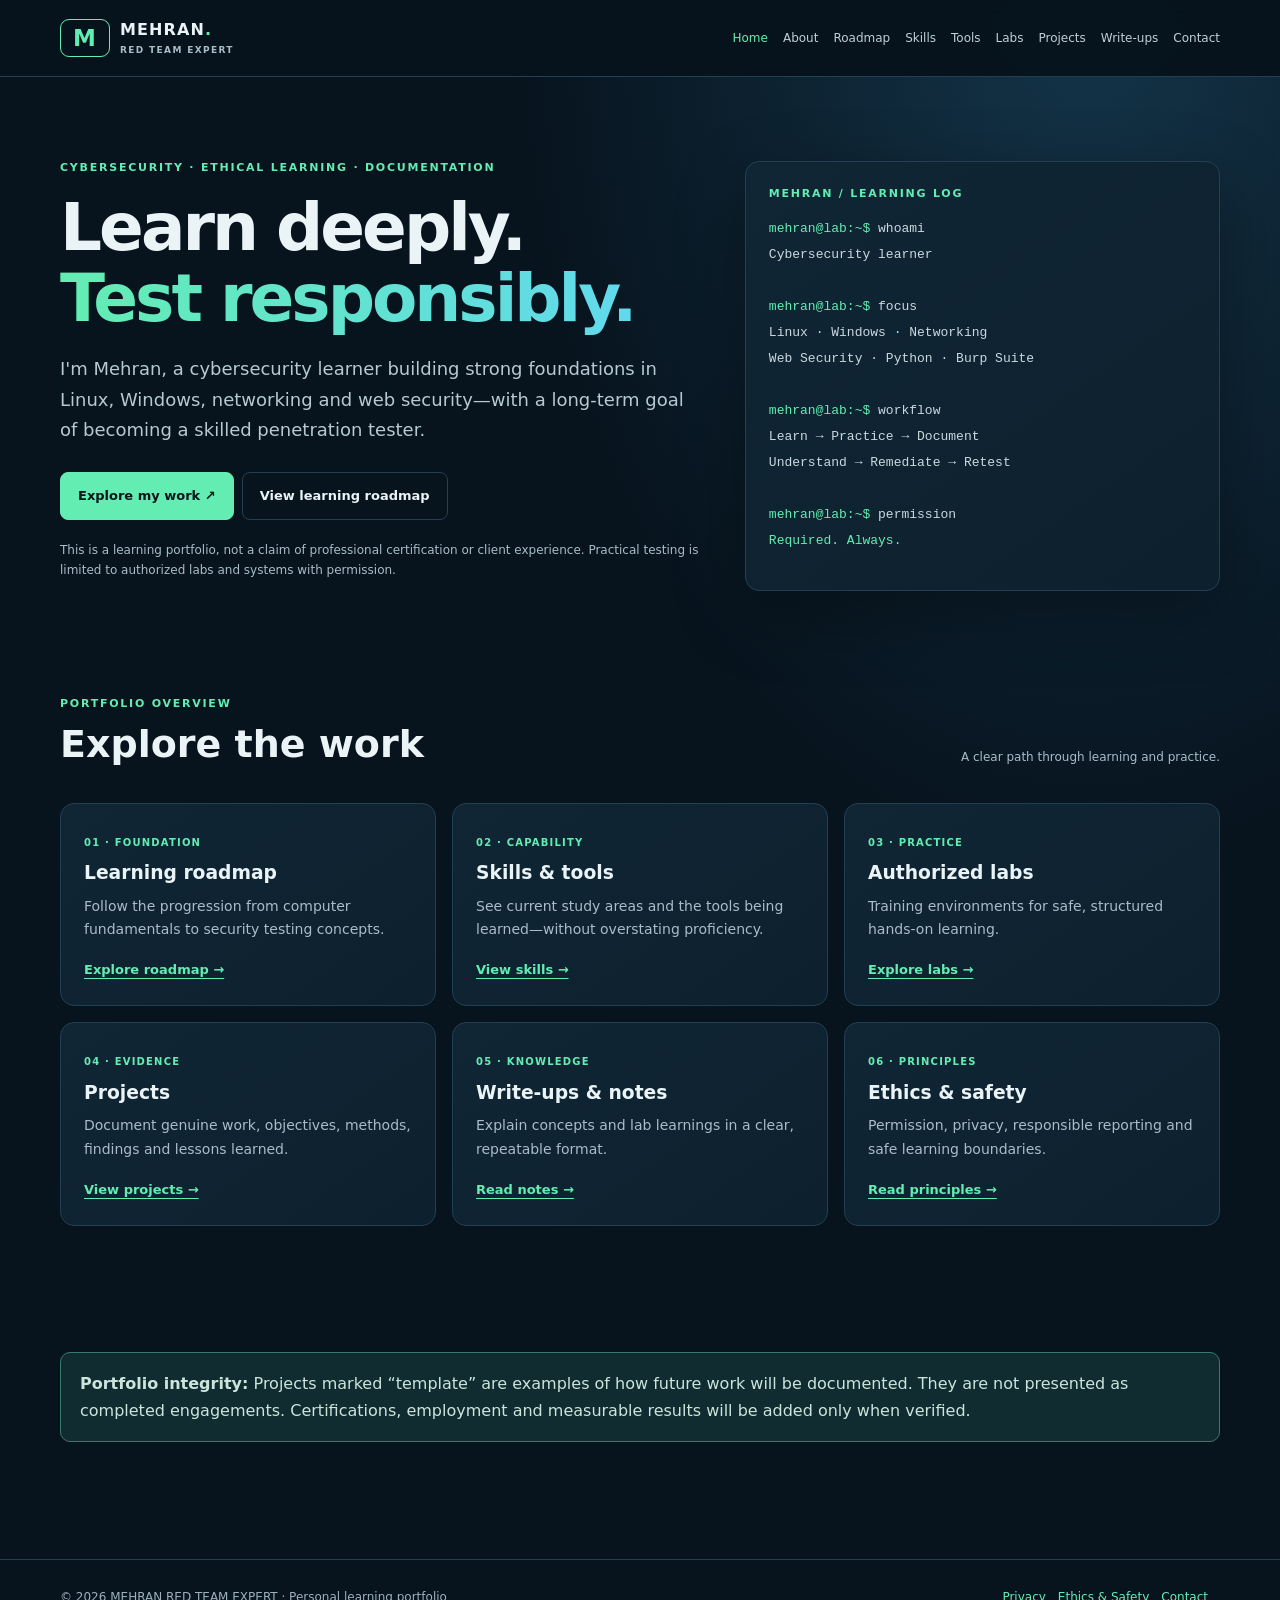
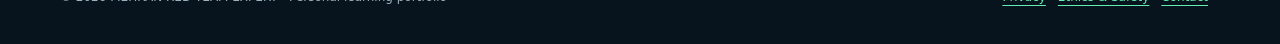
<file: index.html>
<!doctype html>
<html lang="en"><head><meta charset="utf-8"><meta name="viewport" content="width=device-width,initial-scale=1">
<meta name="description" content="Mehran's cybersecurity learning portfolio: structured study, authorized labs, technical notes and honest project documentation."><meta name="theme-color" content="#07131d">
<meta property="og:type" content="website"><meta property="og:title" content="Home | MEHRAN RED TEAM EXPERT"><meta property="og:description" content="Mehran's cybersecurity learning portfolio: structured study, authorized labs, technical notes and honest project documentation.">
<title>Home | MEHRAN RED TEAM EXPERT</title><link rel="icon" href="assets/favicon.svg" type="image/svg+xml"><link rel="stylesheet" href="assets/style.css">
</head><body><a class="skip" href="#main">Skip to content</a><div class="topbar"><header><a class="brand" href="index.html"><span class="brand-mark">M</span><span>MEHRAN<span style="color:var(--mint)">.</span><small>RED TEAM EXPERT</small></span></a>
<button id="menu" aria-controls="nav" aria-expanded="false" aria-label="Open navigation">☰</button><nav id="nav" aria-label="Main navigation"><a href="index.html" aria-current=page>Home</a><a href="about.html" >About</a><a href="roadmap.html" >Roadmap</a><a href="skills.html" >Skills</a><a href="tools.html" >Tools</a><a href="labs.html" >Labs</a><a href="projects.html" >Projects</a><a href="writeups.html" >Write-ups</a><a href="contact.html" >Contact</a></nav></header></div>
<main id="main" class="wrap">
<section class="hero"><div><div class="eyebrow">CYBERSECURITY · ETHICAL LEARNING · DOCUMENTATION</div><h1>Learn deeply.<br><em>Test responsibly.</em></h1>
<p class="lead">I'm Mehran, a cybersecurity learner building strong foundations in Linux, Windows, networking and web security—with a long-term goal of becoming a skilled penetration tester.</p>
<a class="btn" href="projects.html">Explore my work ↗</a><a class="btn ghost" href="roadmap.html">View learning roadmap</a>
<p class="fine">This is a learning portfolio, not a claim of professional certification or client experience. Practical testing is limited to authorized labs and systems with permission.</p></div>
<div class="terminal"><div class="eyebrow">MEHRAN / LEARNING LOG</div><pre><span class="green">mehran@lab:~$</span> whoami
Cybersecurity learner

<span class="green">mehran@lab:~$</span> focus
Linux · Windows · Networking
Web Security · Python · Burp Suite

<span class="green">mehran@lab:~$</span> workflow
Learn → Practice → Document
Understand → Remediate → Retest

<span class="green">mehran@lab:~$</span> permission
<span class="green">Required. Always.</span></pre></div></section>
<section class="section"><div class="section-head"><div><div class="eyebrow">PORTFOLIO OVERVIEW</div><h2>Explore the work</h2></div><p class="meta">A clear path through learning and practice.</p></div>
<div class="grid three">
<article class="card"><span class="tag">01 · Foundation</span><h3>Learning roadmap</h3><p>Follow the progression from computer fundamentals to security testing concepts.</p><a href="roadmap.html">Explore roadmap →</a></article>
<article class="card"><span class="tag">02 · Capability</span><h3>Skills & tools</h3><p>See current study areas and the tools being learned—without overstating proficiency.</p><a href="skills.html">View skills →</a></article>
<article class="card"><span class="tag">03 · Practice</span><h3>Authorized labs</h3><p>Training environments for safe, structured hands-on learning.</p><a href="labs.html">Explore labs →</a></article>
<article class="card"><span class="tag">04 · Evidence</span><h3>Projects</h3><p>Document genuine work, objectives, methods, findings and lessons learned.</p><a href="projects.html">View projects →</a></article>
<article class="card"><span class="tag">05 · Knowledge</span><h3>Write-ups & notes</h3><p>Explain concepts and lab learnings in a clear, repeatable format.</p><a href="writeups.html">Read notes →</a></article>
<article class="card"><span class="tag">06 · Principles</span><h3>Ethics & safety</h3><p>Permission, privacy, responsible reporting and safe learning boundaries.</p><a href="safety.html">Read principles →</a></article></div></section>
<section class="section"><div class="notice"><strong>Portfolio integrity:</strong> Projects marked “template” are examples of how future work will be documented. They are not presented as completed engagements. Certifications, employment and measurable results will be added only when verified.</div></section>
</main>
<footer class="footer"><div class="wrap footer-inner"><div>© <span data-year></span> MEHRAN RED TEAM EXPERT · Personal learning portfolio</div><div><a href="privacy.html">Privacy</a><a href="safety.html">Ethics & Safety</a><a href="contact.html">Contact</a></div></div></footer>
<script src="assets/config.js"></script><script src="assets/app.js"></script></body></html>
</file>
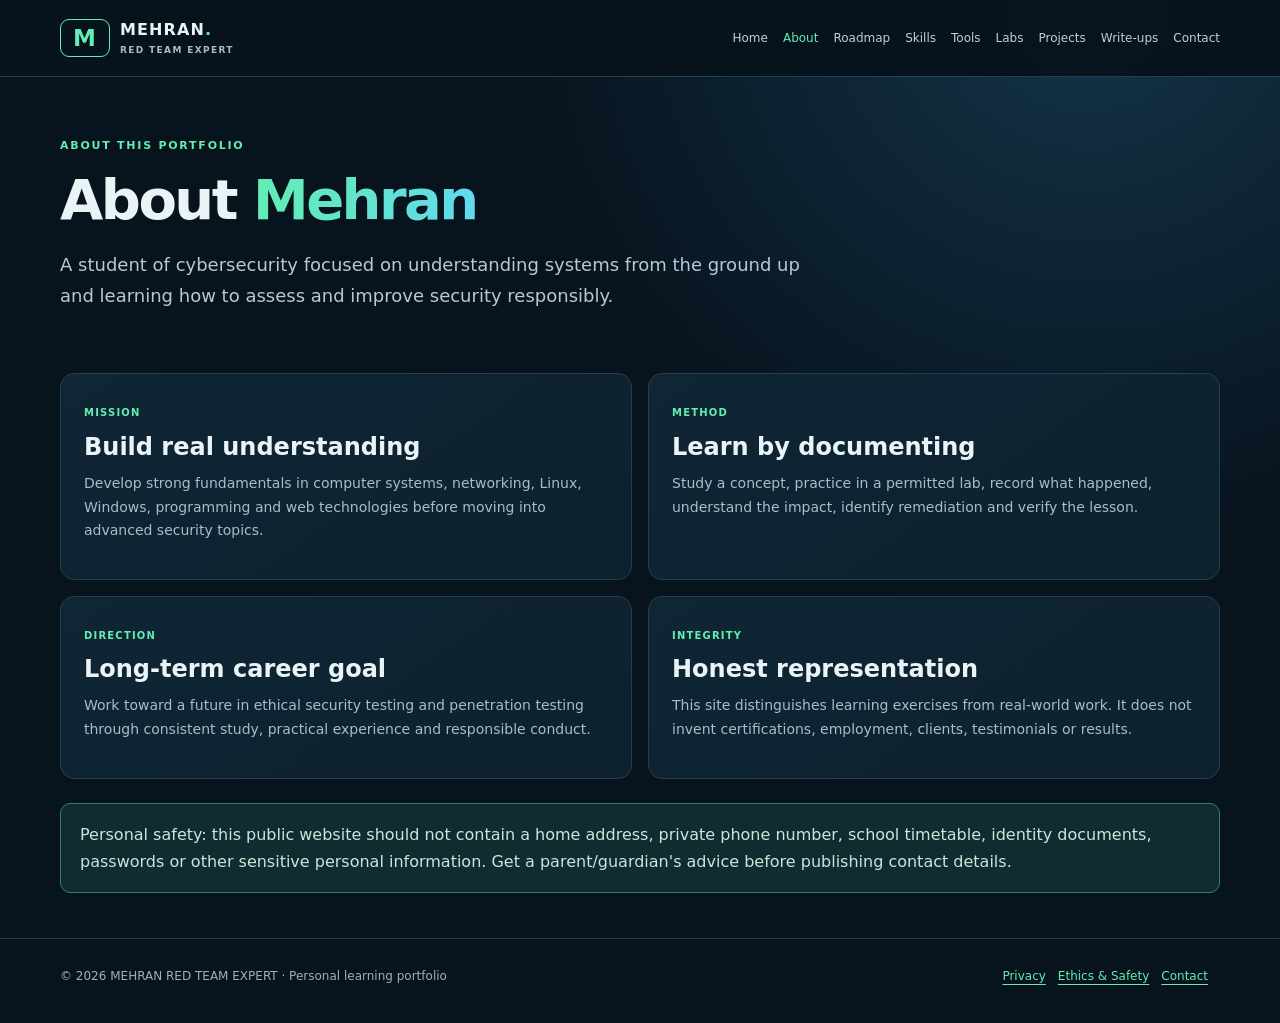
<file: about.html>
<!doctype html>
<html lang="en"><head><meta charset="utf-8"><meta name="viewport" content="width=device-width,initial-scale=1">
<meta name="description" content="About Mehran's learning goals, approach and portfolio principles."><meta name="theme-color" content="#07131d">
<meta property="og:type" content="website"><meta property="og:title" content="About | MEHRAN RED TEAM EXPERT"><meta property="og:description" content="About Mehran's learning goals, approach and portfolio principles.">
<title>About | MEHRAN RED TEAM EXPERT</title><link rel="icon" href="assets/favicon.svg" type="image/svg+xml"><link rel="stylesheet" href="assets/style.css">
</head><body><a class="skip" href="#main">Skip to content</a><div class="topbar"><header><a class="brand" href="index.html"><span class="brand-mark">M</span><span>MEHRAN<span style="color:var(--mint)">.</span><small>RED TEAM EXPERT</small></span></a>
<button id="menu" aria-controls="nav" aria-expanded="false" aria-label="Open navigation">☰</button><nav id="nav" aria-label="Main navigation"><a href="index.html" >Home</a><a href="about.html" aria-current=page>About</a><a href="roadmap.html" >Roadmap</a><a href="skills.html" >Skills</a><a href="tools.html" >Tools</a><a href="labs.html" >Labs</a><a href="projects.html" >Projects</a><a href="writeups.html" >Write-ups</a><a href="contact.html" >Contact</a></nav></header></div>
<main id="main" class="wrap">
<section class="pagehead"><div class="eyebrow">ABOUT THIS PORTFOLIO</div><h1>About <em>Mehran</em></h1><p class="intro">A student of cybersecurity focused on understanding systems from the ground up and learning how to assess and improve security responsibly.</p></section>
<div class="grid"><article class="card"><span class="tag">Mission</span><h2>Build real understanding</h2><p>Develop strong fundamentals in computer systems, networking, Linux, Windows, programming and web technologies before moving into advanced security topics.</p></article>
<article class="card"><span class="tag">Method</span><h2>Learn by documenting</h2><p>Study a concept, practice in a permitted lab, record what happened, understand the impact, identify remediation and verify the lesson.</p></article>
<article class="card"><span class="tag">Direction</span><h2>Long-term career goal</h2><p>Work toward a future in ethical security testing and penetration testing through consistent study, practical experience and responsible conduct.</p></article>
<article class="card"><span class="tag">Integrity</span><h2>Honest representation</h2><p>This site distinguishes learning exercises from real-world work. It does not invent certifications, employment, clients, testimonials or results.</p></article></div>
<div class="notice">Personal safety: this public website should not contain a home address, private phone number, school timetable, identity documents, passwords or other sensitive personal information. Get a parent/guardian's advice before publishing contact details.</div>
</main>
<footer class="footer"><div class="wrap footer-inner"><div>© <span data-year></span> MEHRAN RED TEAM EXPERT · Personal learning portfolio</div><div><a href="privacy.html">Privacy</a><a href="safety.html">Ethics & Safety</a><a href="contact.html">Contact</a></div></div></footer>
<script src="assets/config.js"></script><script src="assets/app.js"></script></body></html>
</file>
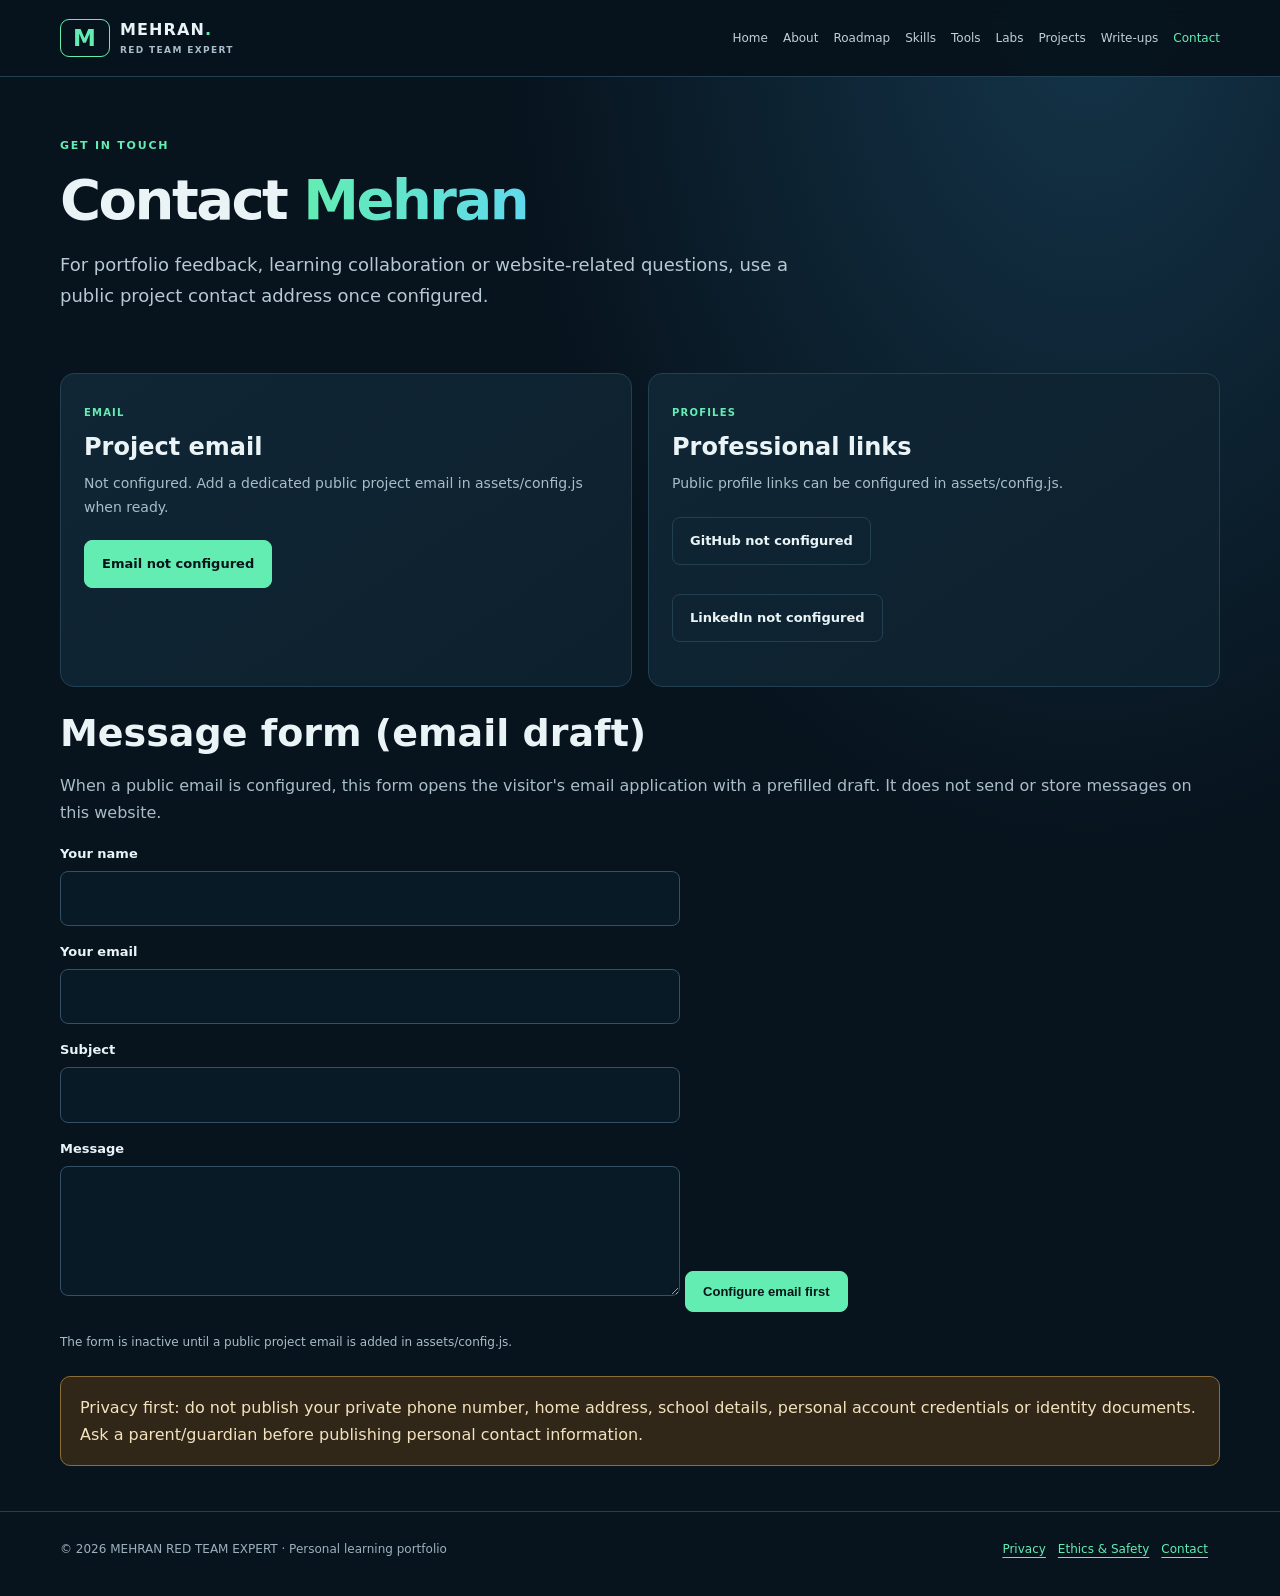
<file: contact.html>
<!doctype html>
<html lang="en"><head><meta charset="utf-8"><meta name="viewport" content="width=device-width,initial-scale=1">
<meta name="description" content="Safe contact options for the MEHRAN RED TEAM EXPERT learning portfolio."><meta name="theme-color" content="#07131d">
<meta property="og:type" content="website"><meta property="og:title" content="Contact | MEHRAN RED TEAM EXPERT"><meta property="og:description" content="Safe contact options for the MEHRAN RED TEAM EXPERT learning portfolio.">
<title>Contact | MEHRAN RED TEAM EXPERT</title><link rel="icon" href="assets/favicon.svg" type="image/svg+xml"><link rel="stylesheet" href="assets/style.css">
</head><body><a class="skip" href="#main">Skip to content</a><div class="topbar"><header><a class="brand" href="index.html"><span class="brand-mark">M</span><span>MEHRAN<span style="color:var(--mint)">.</span><small>RED TEAM EXPERT</small></span></a>
<button id="menu" aria-controls="nav" aria-expanded="false" aria-label="Open navigation">☰</button><nav id="nav" aria-label="Main navigation"><a href="index.html" >Home</a><a href="about.html" >About</a><a href="roadmap.html" >Roadmap</a><a href="skills.html" >Skills</a><a href="tools.html" >Tools</a><a href="labs.html" >Labs</a><a href="projects.html" >Projects</a><a href="writeups.html" >Write-ups</a><a href="contact.html" aria-current=page>Contact</a></nav></header></div>
<main id="main" class="wrap">
<section class="pagehead"><div class="eyebrow">GET IN TOUCH</div><h1>Contact <em>Mehran</em></h1><p class="intro">For portfolio feedback, learning collaboration or website-related questions, use a public project contact address once configured.</p></section>
<div class="grid">
<article class="card"><span class="tag">Email</span><h2>Project email</h2><p id="emailText">Not configured. Add a dedicated public project email in assets/config.js when ready.</p><a id="emailLink" class="btn disabled" aria-disabled="true">Email not configured</a></article>
<article class="card"><span class="tag">Profiles</span><h2>Professional links</h2><p>Public profile links can be configured in assets/config.js.</p><p><a id="githubLink" class="btn ghost disabled" aria-disabled="true">GitHub not configured</a></p><p><a id="linkedinLink" class="btn ghost disabled" aria-disabled="true">LinkedIn not configured</a></p></article>
</div>
<h2 class="page-title">Message form (email draft)</h2><p class="muted">When a public email is configured, this form opens the visitor's email application with a prefilled draft. It does not send or store messages on this website.</p>
<form id="mailForm"><label class="field" for="name">Your name</label><input id="name" name="name" autocomplete="name" required>
<label class="field" for="reply">Your email</label><input id="reply" name="reply" type="email" autocomplete="email" required>
<label class="field" for="subject">Subject</label><input id="subject" name="subject" required>
<label class="field" for="message">Message</label><textarea id="message" name="message" required></textarea>
<button class="btn" id="mailSubmit" type="submit" disabled>Configure email first</button><p class="fine" id="formStatus" role="status">The form is inactive until a public project email is added in assets/config.js.</p></form>
<div class="notice warning">Privacy first: do not publish your private phone number, home address, school details, personal account credentials or identity documents. Ask a parent/guardian before publishing personal contact information.</div>
</main>
<footer class="footer"><div class="wrap footer-inner"><div>© <span data-year></span> MEHRAN RED TEAM EXPERT · Personal learning portfolio</div><div><a href="privacy.html">Privacy</a><a href="safety.html">Ethics & Safety</a><a href="contact.html">Contact</a></div></div></footer>
<script src="assets/config.js"></script><script src="assets/app.js"></script></body></html>
</file>
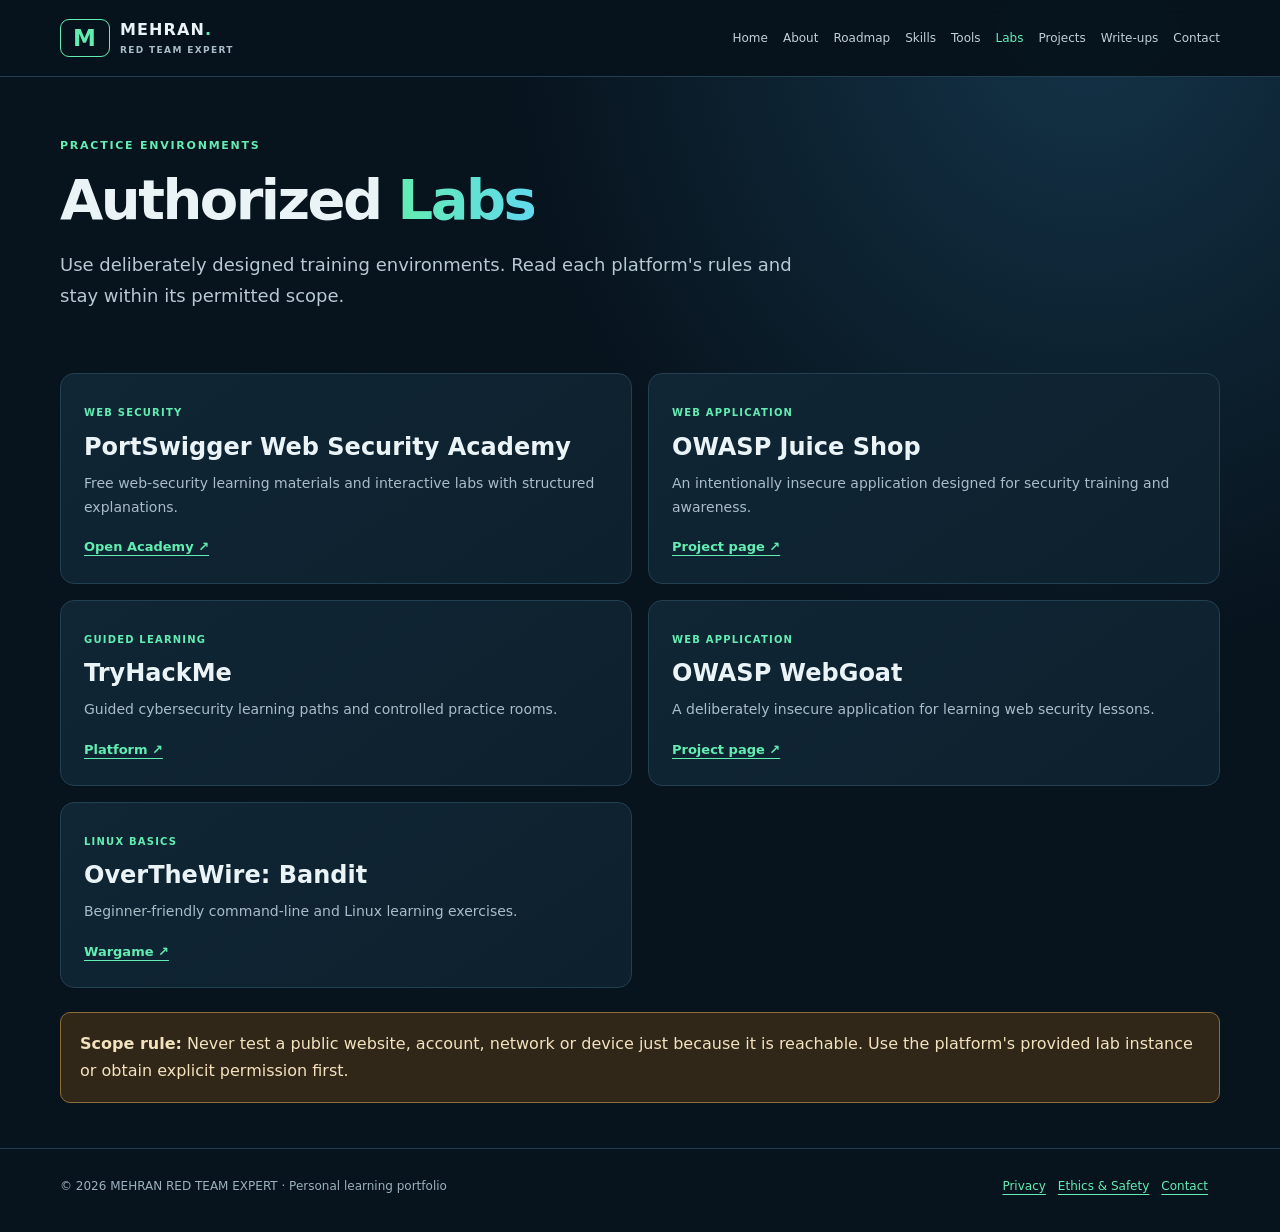
<file: labs.html>
<!doctype html>
<html lang="en"><head><meta charset="utf-8"><meta name="viewport" content="width=device-width,initial-scale=1">
<meta name="description" content="Authorized cybersecurity education platforms for safe practical learning."><meta name="theme-color" content="#07131d">
<meta property="og:type" content="website"><meta property="og:title" content="Labs | MEHRAN RED TEAM EXPERT"><meta property="og:description" content="Authorized cybersecurity education platforms for safe practical learning.">
<title>Labs | MEHRAN RED TEAM EXPERT</title><link rel="icon" href="assets/favicon.svg" type="image/svg+xml"><link rel="stylesheet" href="assets/style.css">
</head><body><a class="skip" href="#main">Skip to content</a><div class="topbar"><header><a class="brand" href="index.html"><span class="brand-mark">M</span><span>MEHRAN<span style="color:var(--mint)">.</span><small>RED TEAM EXPERT</small></span></a>
<button id="menu" aria-controls="nav" aria-expanded="false" aria-label="Open navigation">☰</button><nav id="nav" aria-label="Main navigation"><a href="index.html" >Home</a><a href="about.html" >About</a><a href="roadmap.html" >Roadmap</a><a href="skills.html" >Skills</a><a href="tools.html" >Tools</a><a href="labs.html" aria-current=page>Labs</a><a href="projects.html" >Projects</a><a href="writeups.html" >Write-ups</a><a href="contact.html" >Contact</a></nav></header></div>
<main id="main" class="wrap">
<section class="pagehead"><div class="eyebrow">PRACTICE ENVIRONMENTS</div><h1>Authorized <em>Labs</em></h1><p class="intro">Use deliberately designed training environments. Read each platform's rules and stay within its permitted scope.</p></section>
<div class="grid">
<article class="card"><span class="tag">Web security</span><h2>PortSwigger Web Security Academy</h2><p>Free web-security learning materials and interactive labs with structured explanations.</p><a href="https://portswigger.net/web-security" target="_blank" rel="noopener noreferrer">Open Academy ↗</a></article>
<article class="card"><span class="tag">Web application</span><h2>OWASP Juice Shop</h2><p>An intentionally insecure application designed for security training and awareness.</p><a href="https://owasp.org/www-project-juice-shop/" target="_blank" rel="noopener noreferrer">Project page ↗</a></article>
<article class="card"><span class="tag">Guided learning</span><h2>TryHackMe</h2><p>Guided cybersecurity learning paths and controlled practice rooms.</p><a href="https://tryhackme.com/" target="_blank" rel="noopener noreferrer">Platform ↗</a></article>
<article class="card"><span class="tag">Web application</span><h2>OWASP WebGoat</h2><p>A deliberately insecure application for learning web security lessons.</p><a href="https://owasp.org/www-project-webgoat/" target="_blank" rel="noopener noreferrer">Project page ↗</a></article>
<article class="card"><span class="tag">Linux basics</span><h2>OverTheWire: Bandit</h2><p>Beginner-friendly command-line and Linux learning exercises.</p><a href="https://overthewire.org/wargames/bandit/" target="_blank" rel="noopener noreferrer">Wargame ↗</a></article>
</div><div class="notice warning"><strong>Scope rule:</strong> Never test a public website, account, network or device just because it is reachable. Use the platform's provided lab instance or obtain explicit permission first.</div>
</main>
<footer class="footer"><div class="wrap footer-inner"><div>© <span data-year></span> MEHRAN RED TEAM EXPERT · Personal learning portfolio</div><div><a href="privacy.html">Privacy</a><a href="safety.html">Ethics & Safety</a><a href="contact.html">Contact</a></div></div></footer>
<script src="assets/config.js"></script><script src="assets/app.js"></script></body></html>
</file>
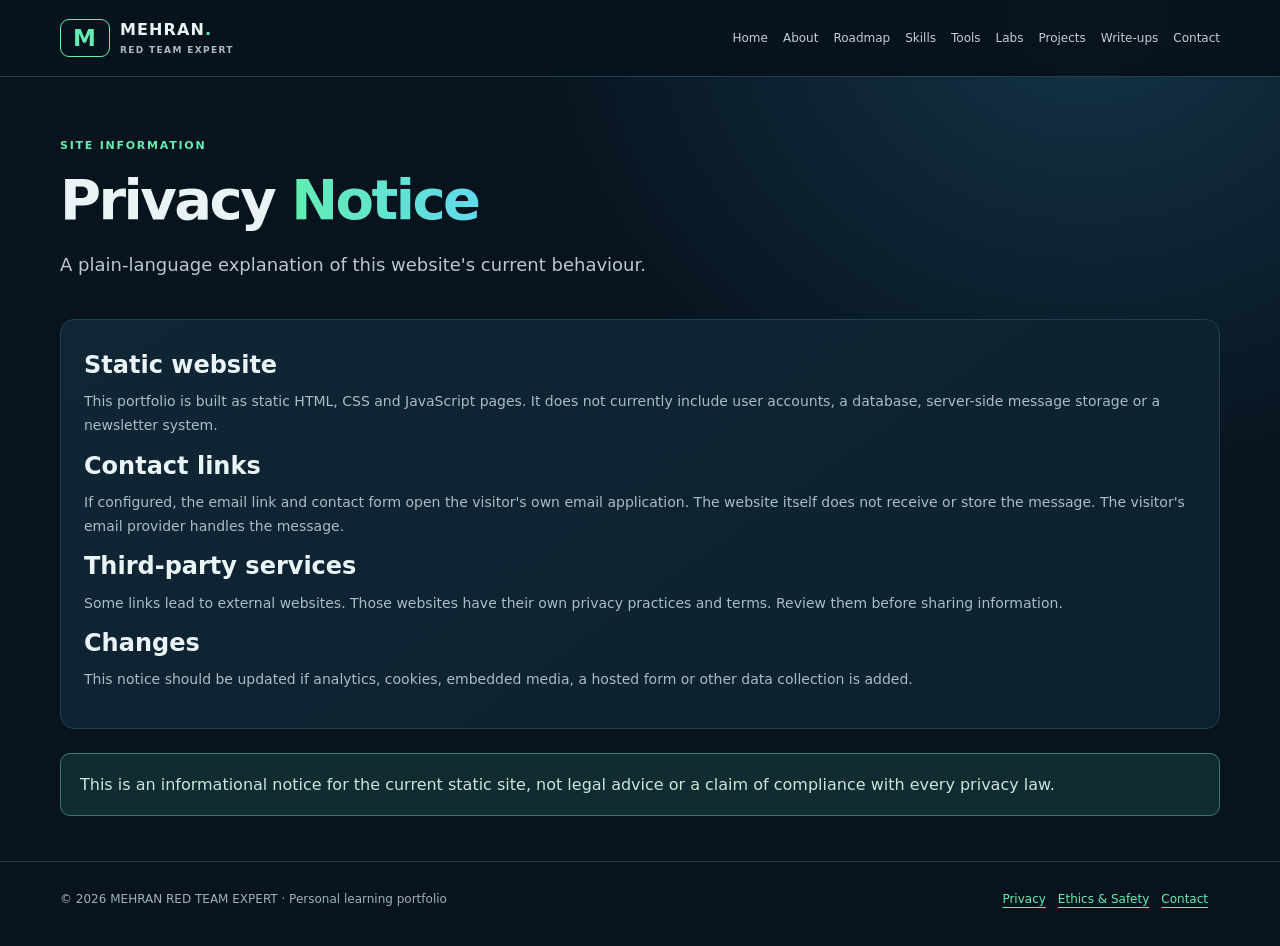
<file: privacy.html>
<!doctype html>
<html lang="en"><head><meta charset="utf-8"><meta name="viewport" content="width=device-width,initial-scale=1">
<meta name="description" content="Privacy information for visitors to the MEHRAN RED TEAM EXPERT static portfolio website."><meta name="theme-color" content="#07131d">
<meta property="og:type" content="website"><meta property="og:title" content="Privacy | MEHRAN RED TEAM EXPERT"><meta property="og:description" content="Privacy information for visitors to the MEHRAN RED TEAM EXPERT static portfolio website.">
<title>Privacy | MEHRAN RED TEAM EXPERT</title><link rel="icon" href="assets/favicon.svg" type="image/svg+xml"><link rel="stylesheet" href="assets/style.css">
</head><body><a class="skip" href="#main">Skip to content</a><div class="topbar"><header><a class="brand" href="index.html"><span class="brand-mark">M</span><span>MEHRAN<span style="color:var(--mint)">.</span><small>RED TEAM EXPERT</small></span></a>
<button id="menu" aria-controls="nav" aria-expanded="false" aria-label="Open navigation">☰</button><nav id="nav" aria-label="Main navigation"><a href="index.html" >Home</a><a href="about.html" >About</a><a href="roadmap.html" >Roadmap</a><a href="skills.html" >Skills</a><a href="tools.html" >Tools</a><a href="labs.html" >Labs</a><a href="projects.html" >Projects</a><a href="writeups.html" >Write-ups</a><a href="contact.html" >Contact</a></nav></header></div>
<main id="main" class="wrap">
<section class="pagehead"><div class="eyebrow">SITE INFORMATION</div><h1>Privacy <em>Notice</em></h1><p class="intro">A plain-language explanation of this website's current behaviour.</p></section>
<article class="card"><h2>Static website</h2><p>This portfolio is built as static HTML, CSS and JavaScript pages. It does not currently include user accounts, a database, server-side message storage or a newsletter system.</p>
<h2>Contact links</h2><p>If configured, the email link and contact form open the visitor's own email application. The website itself does not receive or store the message. The visitor's email provider handles the message.</p>
<h2>Third-party services</h2><p>Some links lead to external websites. Those websites have their own privacy practices and terms. Review them before sharing information.</p>
<h2>Changes</h2><p>This notice should be updated if analytics, cookies, embedded media, a hosted form or other data collection is added.</p></article>
<div class="notice">This is an informational notice for the current static site, not legal advice or a claim of compliance with every privacy law.</div>
</main>
<footer class="footer"><div class="wrap footer-inner"><div>© <span data-year></span> MEHRAN RED TEAM EXPERT · Personal learning portfolio</div><div><a href="privacy.html">Privacy</a><a href="safety.html">Ethics & Safety</a><a href="contact.html">Contact</a></div></div></footer>
<script src="assets/config.js"></script><script src="assets/app.js"></script></body></html>
</file>
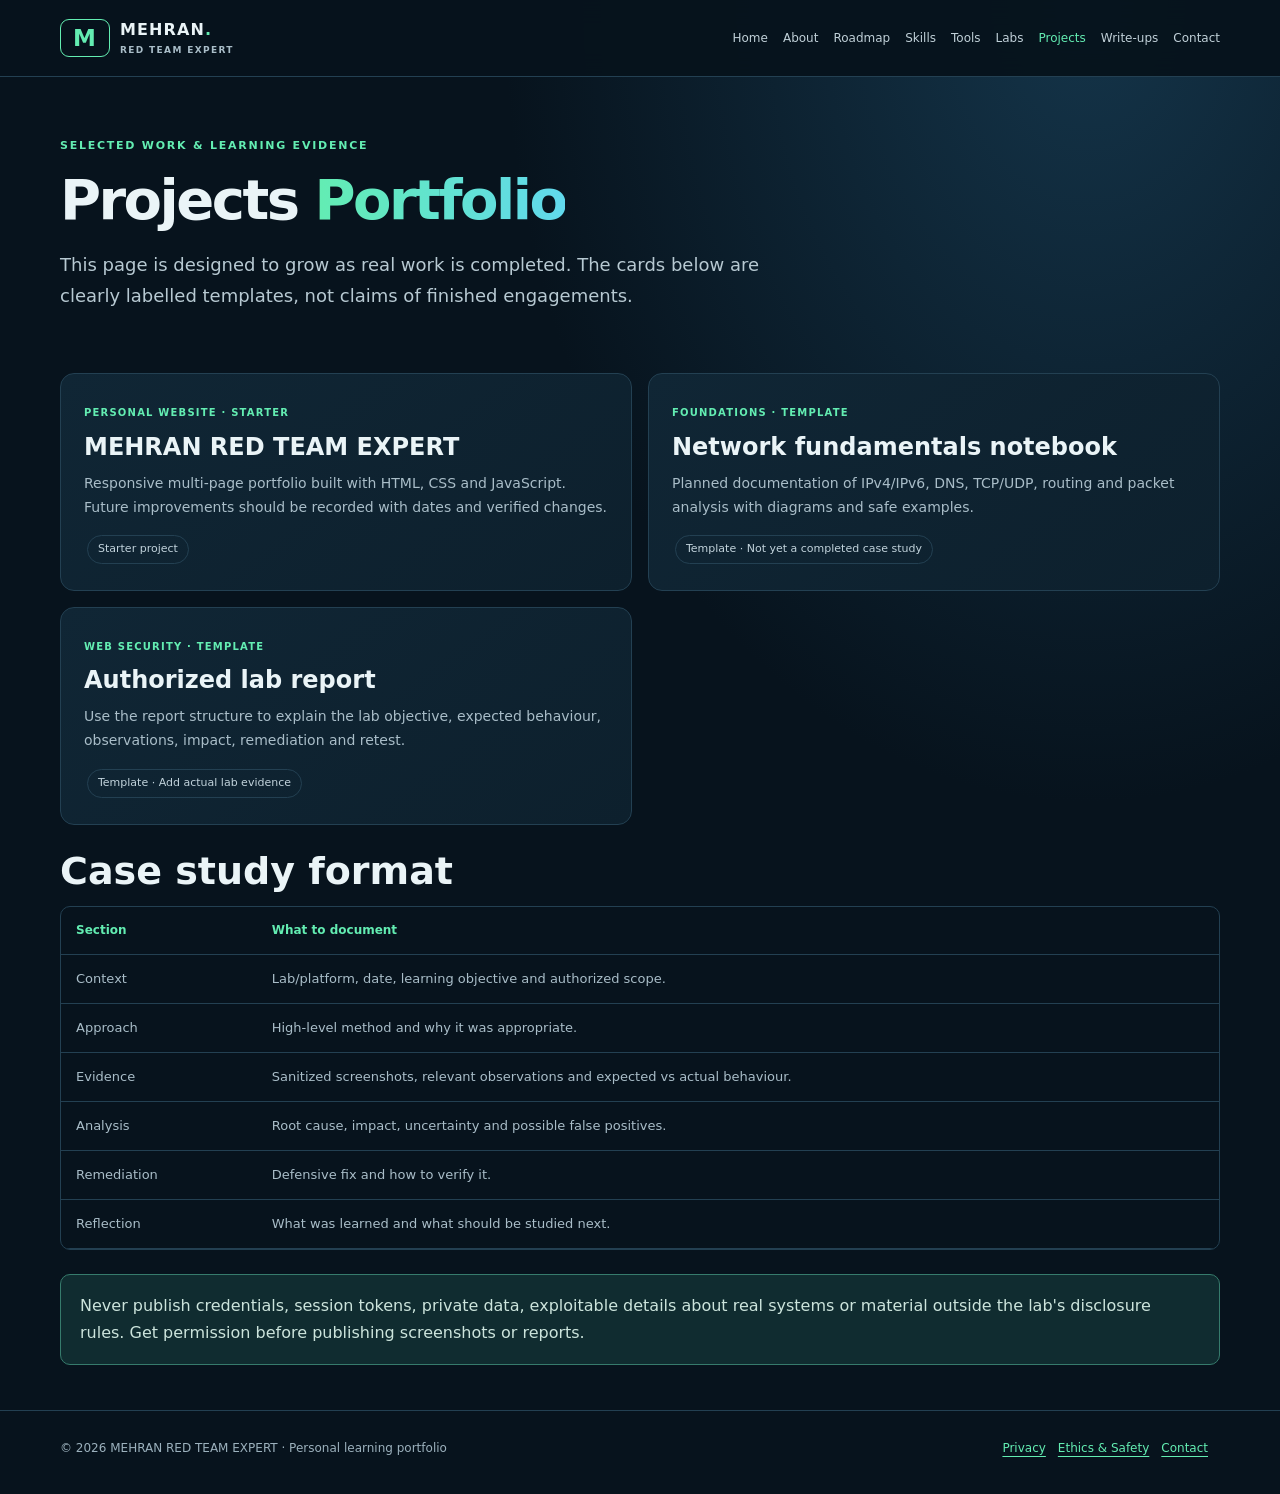
<file: projects.html>
<!doctype html>
<html lang="en"><head><meta charset="utf-8"><meta name="viewport" content="width=device-width,initial-scale=1">
<meta name="description" content="Project portfolio with honest templates for documenting cybersecurity learning and authorized lab work."><meta name="theme-color" content="#07131d">
<meta property="og:type" content="website"><meta property="og:title" content="Projects | MEHRAN RED TEAM EXPERT"><meta property="og:description" content="Project portfolio with honest templates for documenting cybersecurity learning and authorized lab work.">
<title>Projects | MEHRAN RED TEAM EXPERT</title><link rel="icon" href="assets/favicon.svg" type="image/svg+xml"><link rel="stylesheet" href="assets/style.css">
</head><body><a class="skip" href="#main">Skip to content</a><div class="topbar"><header><a class="brand" href="index.html"><span class="brand-mark">M</span><span>MEHRAN<span style="color:var(--mint)">.</span><small>RED TEAM EXPERT</small></span></a>
<button id="menu" aria-controls="nav" aria-expanded="false" aria-label="Open navigation">☰</button><nav id="nav" aria-label="Main navigation"><a href="index.html" >Home</a><a href="about.html" >About</a><a href="roadmap.html" >Roadmap</a><a href="skills.html" >Skills</a><a href="tools.html" >Tools</a><a href="labs.html" >Labs</a><a href="projects.html" aria-current=page>Projects</a><a href="writeups.html" >Write-ups</a><a href="contact.html" >Contact</a></nav></header></div>
<main id="main" class="wrap">
<section class="pagehead"><div class="eyebrow">SELECTED WORK & LEARNING EVIDENCE</div><h1>Projects <em>Portfolio</em></h1><p class="intro">This page is designed to grow as real work is completed. The cards below are clearly labelled templates, not claims of finished engagements.</p></section>
<div class="grid">
<article class="card"><span class="tag">Personal website · Starter</span><h2>MEHRAN RED TEAM EXPERT</h2><p>Responsive multi-page portfolio built with HTML, CSS and JavaScript. Future improvements should be recorded with dates and verified changes.</p><span class="pill">Starter project</span></article>
<article class="card"><span class="tag">Foundations · Template</span><h2>Network fundamentals notebook</h2><p>Planned documentation of IPv4/IPv6, DNS, TCP/UDP, routing and packet analysis with diagrams and safe examples.</p><span class="pill">Template · Not yet a completed case study</span></article>
<article class="card"><span class="tag">Web security · Template</span><h2>Authorized lab report</h2><p>Use the report structure to explain the lab objective, expected behaviour, observations, impact, remediation and retest.</p><span class="pill">Template · Add actual lab evidence</span></article>
</div>
<h2 class="page-title">Case study format</h2><div class="table-wrap"><table><tbody>
<tr><th>Section</th><th>What to document</th></tr><tr><td>Context</td><td>Lab/platform, date, learning objective and authorized scope.</td></tr>
<tr><td>Approach</td><td>High-level method and why it was appropriate.</td></tr><tr><td>Evidence</td><td>Sanitized screenshots, relevant observations and expected vs actual behaviour.</td></tr>
<tr><td>Analysis</td><td>Root cause, impact, uncertainty and possible false positives.</td></tr><tr><td>Remediation</td><td>Defensive fix and how to verify it.</td></tr><tr><td>Reflection</td><td>What was learned and what should be studied next.</td></tr></tbody></table></div>
<div class="notice">Never publish credentials, session tokens, private data, exploitable details about real systems or material outside the lab's disclosure rules. Get permission before publishing screenshots or reports.</div>
</main>
<footer class="footer"><div class="wrap footer-inner"><div>© <span data-year></span> MEHRAN RED TEAM EXPERT · Personal learning portfolio</div><div><a href="privacy.html">Privacy</a><a href="safety.html">Ethics & Safety</a><a href="contact.html">Contact</a></div></div></footer>
<script src="assets/config.js"></script><script src="assets/app.js"></script></body></html>
</file>
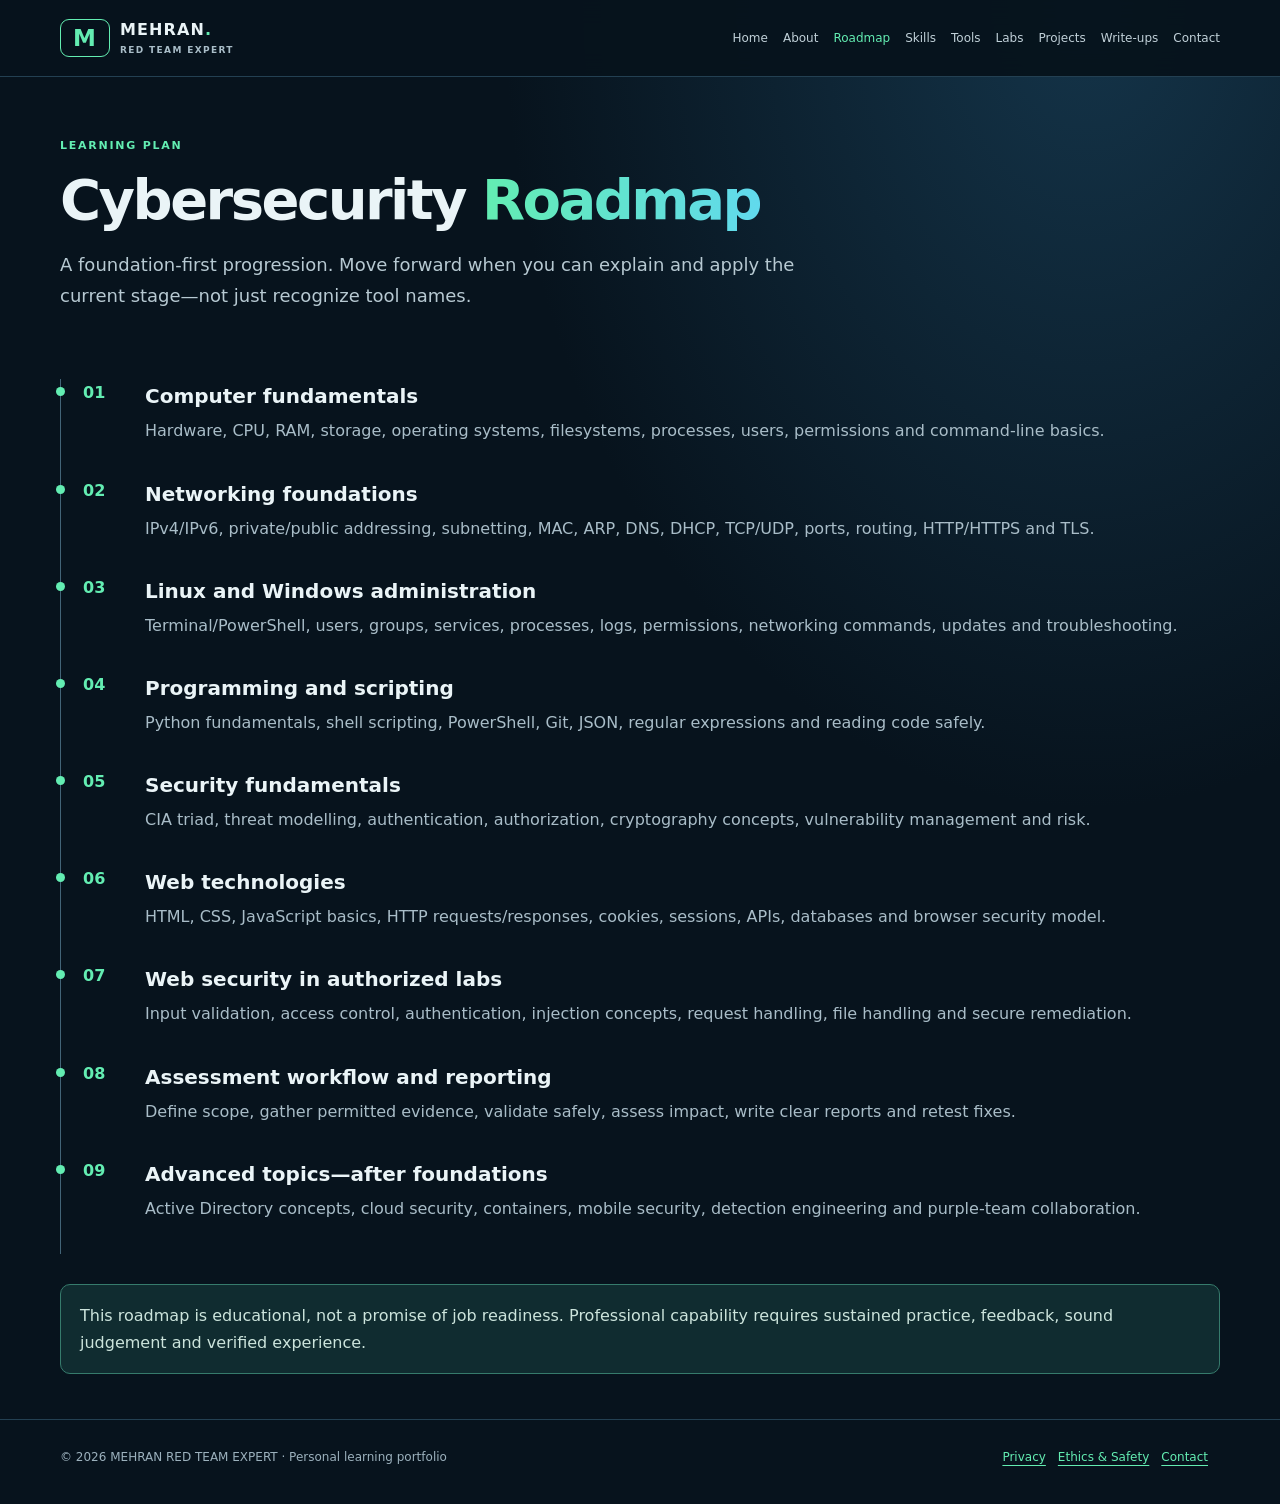
<file: roadmap.html>
<!doctype html>
<html lang="en"><head><meta charset="utf-8"><meta name="viewport" content="width=device-width,initial-scale=1">
<meta name="description" content="A staged cybersecurity learning roadmap from computer fundamentals through authorized security testing."><meta name="theme-color" content="#07131d">
<meta property="og:type" content="website"><meta property="og:title" content="Roadmap | MEHRAN RED TEAM EXPERT"><meta property="og:description" content="A staged cybersecurity learning roadmap from computer fundamentals through authorized security testing.">
<title>Roadmap | MEHRAN RED TEAM EXPERT</title><link rel="icon" href="assets/favicon.svg" type="image/svg+xml"><link rel="stylesheet" href="assets/style.css">
</head><body><a class="skip" href="#main">Skip to content</a><div class="topbar"><header><a class="brand" href="index.html"><span class="brand-mark">M</span><span>MEHRAN<span style="color:var(--mint)">.</span><small>RED TEAM EXPERT</small></span></a>
<button id="menu" aria-controls="nav" aria-expanded="false" aria-label="Open navigation">☰</button><nav id="nav" aria-label="Main navigation"><a href="index.html" >Home</a><a href="about.html" >About</a><a href="roadmap.html" aria-current=page>Roadmap</a><a href="skills.html" >Skills</a><a href="tools.html" >Tools</a><a href="labs.html" >Labs</a><a href="projects.html" >Projects</a><a href="writeups.html" >Write-ups</a><a href="contact.html" >Contact</a></nav></header></div>
<main id="main" class="wrap">
<section class="pagehead"><div class="eyebrow">LEARNING PLAN</div><h1>Cybersecurity <em>Roadmap</em></h1><p class="intro">A foundation-first progression. Move forward when you can explain and apply the current stage—not just recognize tool names.</p></section>
<div class="steps">
<div class="step"><b>01</b><div><h2>Computer fundamentals</h2><p>Hardware, CPU, RAM, storage, operating systems, filesystems, processes, users, permissions and command-line basics.</p></div></div>
<div class="step"><b>02</b><div><h2>Networking foundations</h2><p>IPv4/IPv6, private/public addressing, subnetting, MAC, ARP, DNS, DHCP, TCP/UDP, ports, routing, HTTP/HTTPS and TLS.</p></div></div>
<div class="step"><b>03</b><div><h2>Linux and Windows administration</h2><p>Terminal/PowerShell, users, groups, services, processes, logs, permissions, networking commands, updates and troubleshooting.</p></div></div>
<div class="step"><b>04</b><div><h2>Programming and scripting</h2><p>Python fundamentals, shell scripting, PowerShell, Git, JSON, regular expressions and reading code safely.</p></div></div>
<div class="step"><b>05</b><div><h2>Security fundamentals</h2><p>CIA triad, threat modelling, authentication, authorization, cryptography concepts, vulnerability management and risk.</p></div></div>
<div class="step"><b>06</b><div><h2>Web technologies</h2><p>HTML, CSS, JavaScript basics, HTTP requests/responses, cookies, sessions, APIs, databases and browser security model.</p></div></div>
<div class="step"><b>07</b><div><h2>Web security in authorized labs</h2><p>Input validation, access control, authentication, injection concepts, request handling, file handling and secure remediation.</p></div></div>
<div class="step"><b>08</b><div><h2>Assessment workflow and reporting</h2><p>Define scope, gather permitted evidence, validate safely, assess impact, write clear reports and retest fixes.</p></div></div>
<div class="step"><b>09</b><div><h2>Advanced topics—after foundations</h2><p>Active Directory concepts, cloud security, containers, mobile security, detection engineering and purple-team collaboration.</p></div></div>
</div>
<div class="notice">This roadmap is educational, not a promise of job readiness. Professional capability requires sustained practice, feedback, sound judgement and verified experience.</div>
</main>
<footer class="footer"><div class="wrap footer-inner"><div>© <span data-year></span> MEHRAN RED TEAM EXPERT · Personal learning portfolio</div><div><a href="privacy.html">Privacy</a><a href="safety.html">Ethics & Safety</a><a href="contact.html">Contact</a></div></div></footer>
<script src="assets/config.js"></script><script src="assets/app.js"></script></body></html>
</file>
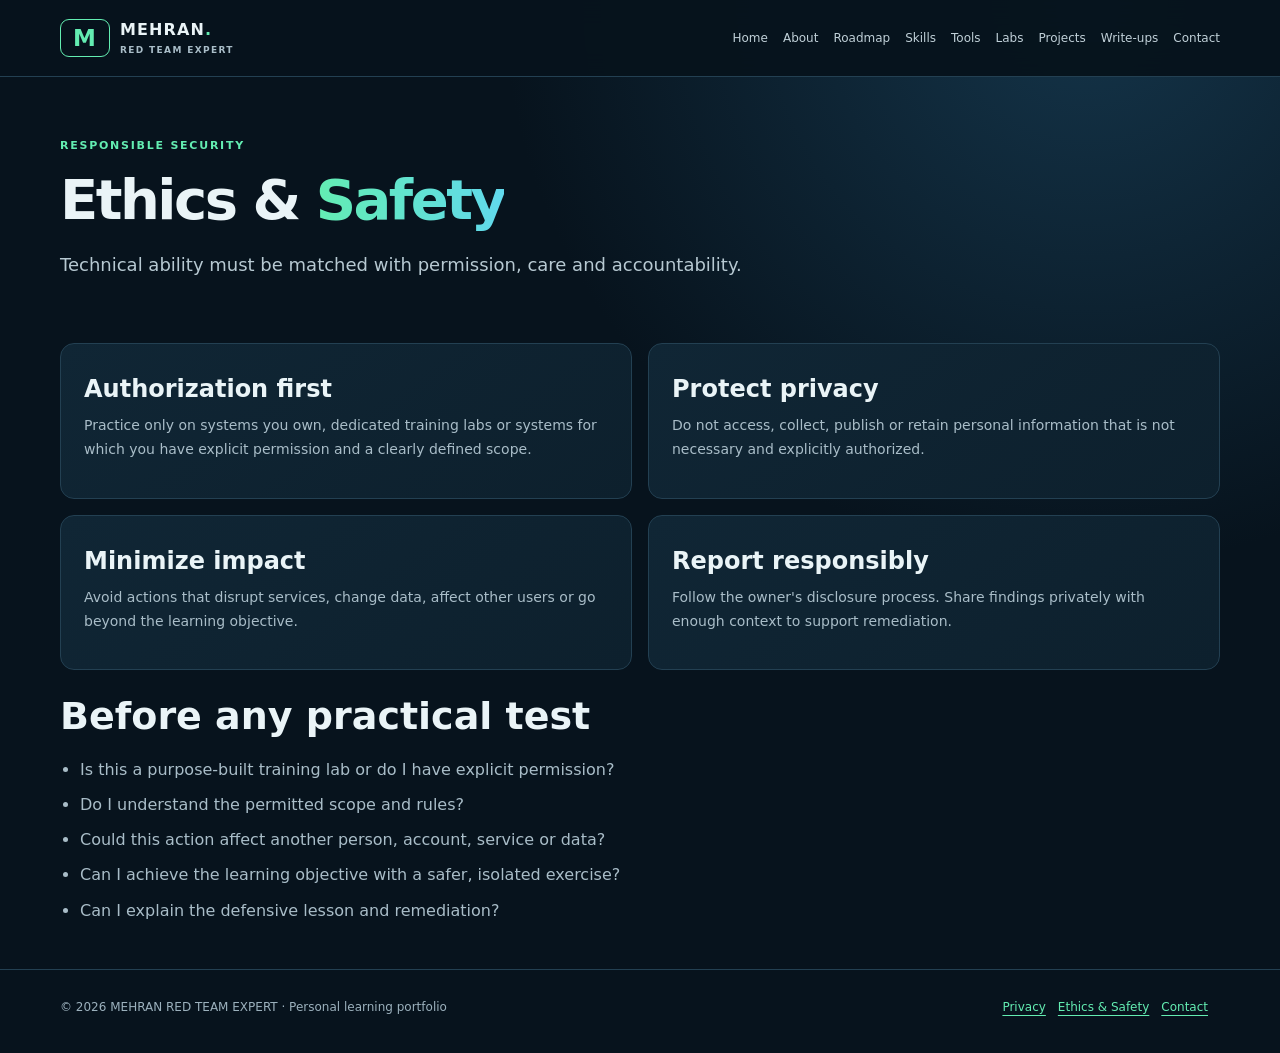
<file: safety.html>
<!doctype html>
<html lang="en"><head><meta charset="utf-8"><meta name="viewport" content="width=device-width,initial-scale=1">
<meta name="description" content="Ethical cybersecurity learning principles: authorization, privacy, safe labs and responsible reporting."><meta name="theme-color" content="#07131d">
<meta property="og:type" content="website"><meta property="og:title" content="Ethics & Safety | MEHRAN RED TEAM EXPERT"><meta property="og:description" content="Ethical cybersecurity learning principles: authorization, privacy, safe labs and responsible reporting.">
<title>Ethics & Safety | MEHRAN RED TEAM EXPERT</title><link rel="icon" href="assets/favicon.svg" type="image/svg+xml"><link rel="stylesheet" href="assets/style.css">
</head><body><a class="skip" href="#main">Skip to content</a><div class="topbar"><header><a class="brand" href="index.html"><span class="brand-mark">M</span><span>MEHRAN<span style="color:var(--mint)">.</span><small>RED TEAM EXPERT</small></span></a>
<button id="menu" aria-controls="nav" aria-expanded="false" aria-label="Open navigation">☰</button><nav id="nav" aria-label="Main navigation"><a href="index.html" >Home</a><a href="about.html" >About</a><a href="roadmap.html" >Roadmap</a><a href="skills.html" >Skills</a><a href="tools.html" >Tools</a><a href="labs.html" >Labs</a><a href="projects.html" >Projects</a><a href="writeups.html" >Write-ups</a><a href="contact.html" >Contact</a></nav></header></div>
<main id="main" class="wrap">
<section class="pagehead"><div class="eyebrow">RESPONSIBLE SECURITY</div><h1>Ethics & <em>Safety</em></h1><p class="intro">Technical ability must be matched with permission, care and accountability.</p></section>
<div class="grid">
<article class="card"><h2>Authorization first</h2><p>Practice only on systems you own, dedicated training labs or systems for which you have explicit permission and a clearly defined scope.</p></article>
<article class="card"><h2>Protect privacy</h2><p>Do not access, collect, publish or retain personal information that is not necessary and explicitly authorized.</p></article>
<article class="card"><h2>Minimize impact</h2><p>Avoid actions that disrupt services, change data, affect other users or go beyond the learning objective.</p></article>
<article class="card"><h2>Report responsibly</h2><p>Follow the owner's disclosure process. Share findings privately with enough context to support remediation.</p></article>
</div>
<h2 class="page-title">Before any practical test</h2><ul class="list"><li>Is this a purpose-built training lab or do I have explicit permission?</li><li>Do I understand the permitted scope and rules?</li><li>Could this action affect another person, account, service or data?</li><li>Can I achieve the learning objective with a safer, isolated exercise?</li><li>Can I explain the defensive lesson and remediation?</li></ul>
</main>
<footer class="footer"><div class="wrap footer-inner"><div>© <span data-year></span> MEHRAN RED TEAM EXPERT · Personal learning portfolio</div><div><a href="privacy.html">Privacy</a><a href="safety.html">Ethics & Safety</a><a href="contact.html">Contact</a></div></div></footer>
<script src="assets/config.js"></script><script src="assets/app.js"></script></body></html>
</file>
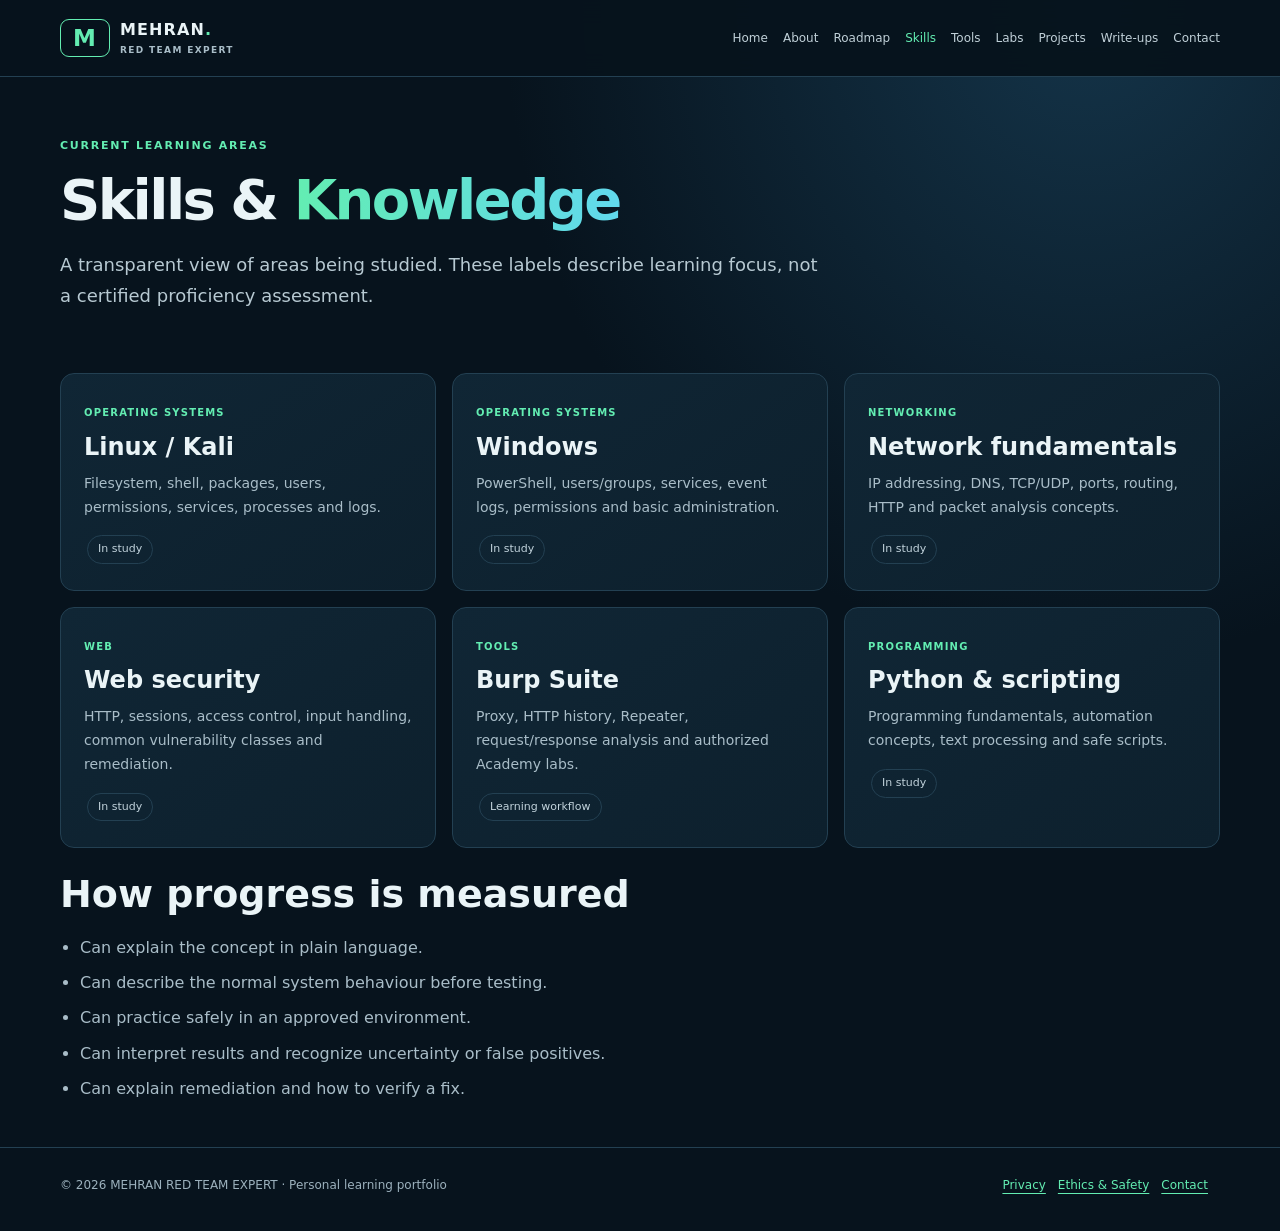
<file: skills.html>
<!doctype html>
<html lang="en"><head><meta charset="utf-8"><meta name="viewport" content="width=device-width,initial-scale=1">
<meta name="description" content="Current study areas and developing technical skills in Mehran's cybersecurity learning portfolio."><meta name="theme-color" content="#07131d">
<meta property="og:type" content="website"><meta property="og:title" content="Skills | MEHRAN RED TEAM EXPERT"><meta property="og:description" content="Current study areas and developing technical skills in Mehran's cybersecurity learning portfolio.">
<title>Skills | MEHRAN RED TEAM EXPERT</title><link rel="icon" href="assets/favicon.svg" type="image/svg+xml"><link rel="stylesheet" href="assets/style.css">
</head><body><a class="skip" href="#main">Skip to content</a><div class="topbar"><header><a class="brand" href="index.html"><span class="brand-mark">M</span><span>MEHRAN<span style="color:var(--mint)">.</span><small>RED TEAM EXPERT</small></span></a>
<button id="menu" aria-controls="nav" aria-expanded="false" aria-label="Open navigation">☰</button><nav id="nav" aria-label="Main navigation"><a href="index.html" >Home</a><a href="about.html" >About</a><a href="roadmap.html" >Roadmap</a><a href="skills.html" aria-current=page>Skills</a><a href="tools.html" >Tools</a><a href="labs.html" >Labs</a><a href="projects.html" >Projects</a><a href="writeups.html" >Write-ups</a><a href="contact.html" >Contact</a></nav></header></div>
<main id="main" class="wrap">
<section class="pagehead"><div class="eyebrow">CURRENT LEARNING AREAS</div><h1>Skills & <em>Knowledge</em></h1><p class="intro">A transparent view of areas being studied. These labels describe learning focus, not a certified proficiency assessment.</p></section>
<div class="grid three">
<article class="card"><span class="tag">Operating systems</span><h2>Linux / Kali</h2><p>Filesystem, shell, packages, users, permissions, services, processes and logs.</p><span class="pill">In study</span></article>
<article class="card"><span class="tag">Operating systems</span><h2>Windows</h2><p>PowerShell, users/groups, services, event logs, permissions and basic administration.</p><span class="pill">In study</span></article>
<article class="card"><span class="tag">Networking</span><h2>Network fundamentals</h2><p>IP addressing, DNS, TCP/UDP, ports, routing, HTTP and packet analysis concepts.</p><span class="pill">In study</span></article>
<article class="card"><span class="tag">Web</span><h2>Web security</h2><p>HTTP, sessions, access control, input handling, common vulnerability classes and remediation.</p><span class="pill">In study</span></article>
<article class="card"><span class="tag">Tools</span><h2>Burp Suite</h2><p>Proxy, HTTP history, Repeater, request/response analysis and authorized Academy labs.</p><span class="pill">Learning workflow</span></article>
<article class="card"><span class="tag">Programming</span><h2>Python & scripting</h2><p>Programming fundamentals, automation concepts, text processing and safe scripts.</p><span class="pill">In study</span></article>
</div>
<h2 class="page-title">How progress is measured</h2><ul class="list"><li>Can explain the concept in plain language.</li><li>Can describe the normal system behaviour before testing.</li><li>Can practice safely in an approved environment.</li><li>Can interpret results and recognize uncertainty or false positives.</li><li>Can explain remediation and how to verify a fix.</li></ul>
</main>
<footer class="footer"><div class="wrap footer-inner"><div>© <span data-year></span> MEHRAN RED TEAM EXPERT · Personal learning portfolio</div><div><a href="privacy.html">Privacy</a><a href="safety.html">Ethics & Safety</a><a href="contact.html">Contact</a></div></div></footer>
<script src="assets/config.js"></script><script src="assets/app.js"></script></body></html>
</file>
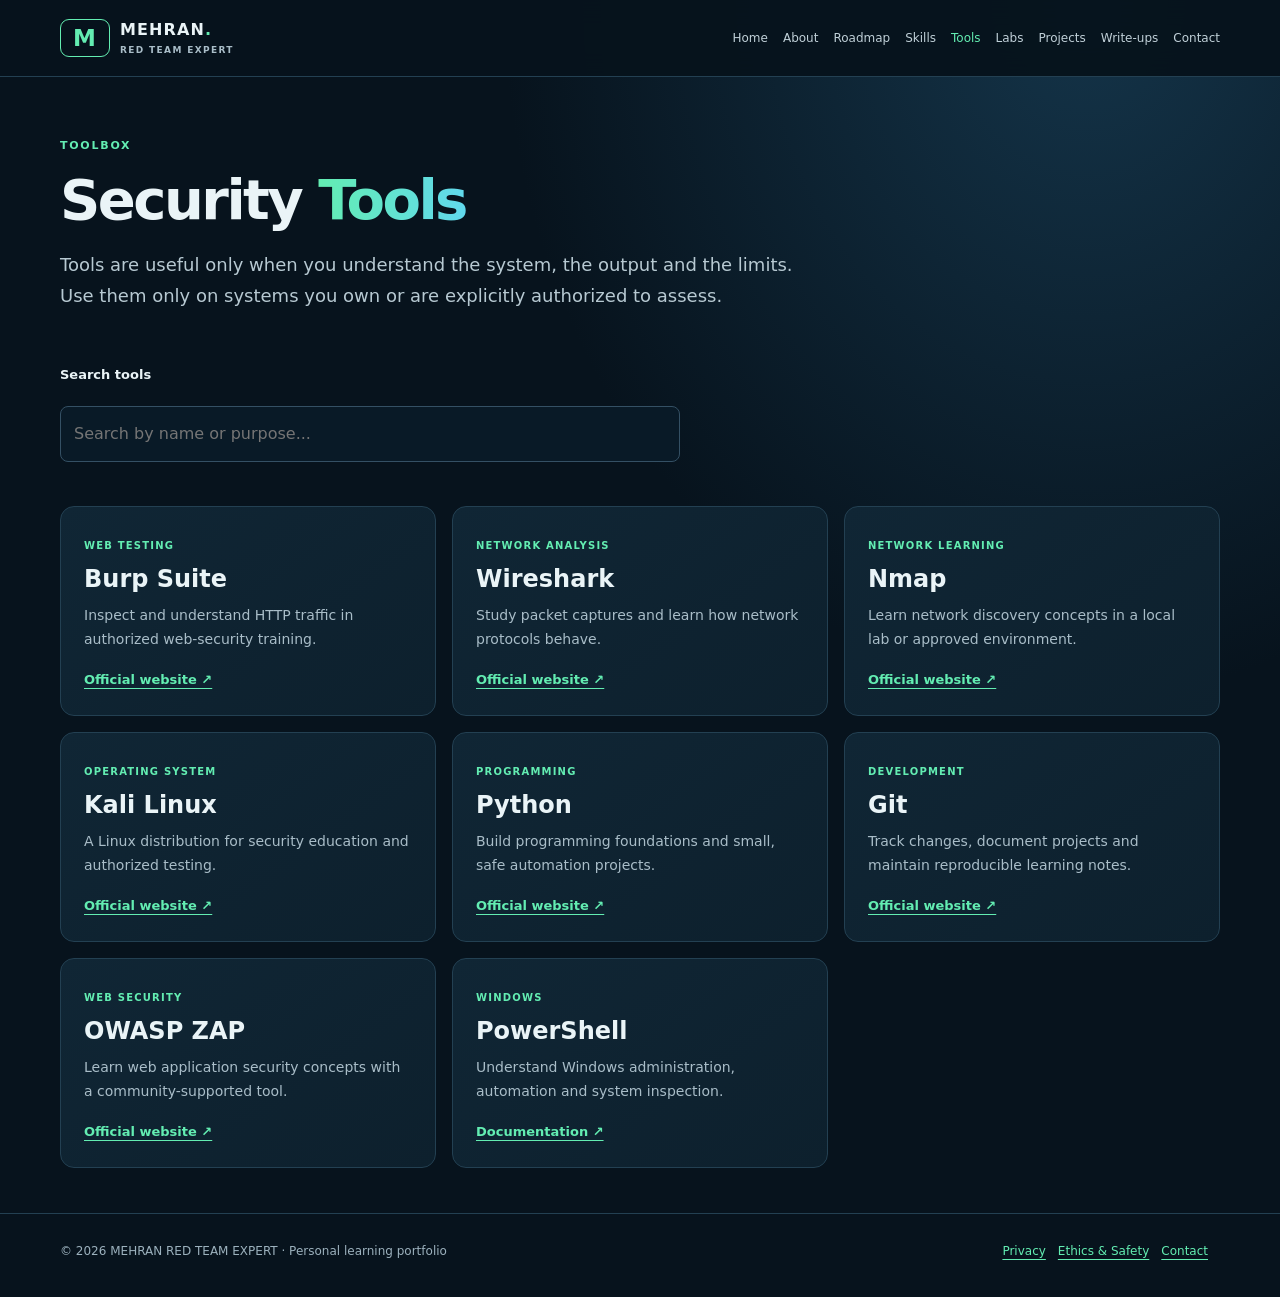
<file: tools.html>
<!doctype html>
<html lang="en"><head><meta charset="utf-8"><meta name="viewport" content="width=device-width,initial-scale=1">
<meta name="description" content="A searchable directory of cybersecurity learning and defensive analysis tools."><meta name="theme-color" content="#07131d">
<meta property="og:type" content="website"><meta property="og:title" content="Tools | MEHRAN RED TEAM EXPERT"><meta property="og:description" content="A searchable directory of cybersecurity learning and defensive analysis tools.">
<title>Tools | MEHRAN RED TEAM EXPERT</title><link rel="icon" href="assets/favicon.svg" type="image/svg+xml"><link rel="stylesheet" href="assets/style.css">
</head><body><a class="skip" href="#main">Skip to content</a><div class="topbar"><header><a class="brand" href="index.html"><span class="brand-mark">M</span><span>MEHRAN<span style="color:var(--mint)">.</span><small>RED TEAM EXPERT</small></span></a>
<button id="menu" aria-controls="nav" aria-expanded="false" aria-label="Open navigation">☰</button><nav id="nav" aria-label="Main navigation"><a href="index.html" >Home</a><a href="about.html" >About</a><a href="roadmap.html" >Roadmap</a><a href="skills.html" >Skills</a><a href="tools.html" aria-current=page>Tools</a><a href="labs.html" >Labs</a><a href="projects.html" >Projects</a><a href="writeups.html" >Write-ups</a><a href="contact.html" >Contact</a></nav></header></div>
<main id="main" class="wrap">
<section class="pagehead"><div class="eyebrow">TOOLBOX</div><h1>Security <em>Tools</em></h1><p class="intro">Tools are useful only when you understand the system, the output and the limits. Use them only on systems you own or are explicitly authorized to assess.</p></section>
<label class="field" for="search">Search tools</label><input class="search" id="search" type="search" placeholder="Search by name or purpose..." aria-label="Search tools">
<div class="grid three">
<article class="card" data-searchable data-search="burp suite web proxy http requests repeater"><span class="tag">Web testing</span><h2>Burp Suite</h2><p>Inspect and understand HTTP traffic in authorized web-security training.</p><a href="https://portswigger.net/burp" target="_blank" rel="noopener noreferrer">Official website ↗</a></article>
<article class="card" data-searchable data-search="wireshark packet analysis network"><span class="tag">Network analysis</span><h2>Wireshark</h2><p>Study packet captures and learn how network protocols behave.</p><a href="https://www.wireshark.org/" target="_blank" rel="noopener noreferrer">Official website ↗</a></article>
<article class="card" data-searchable data-search="nmap network discovery inventory"><span class="tag">Network learning</span><h2>Nmap</h2><p>Learn network discovery concepts in a local lab or approved environment.</p><a href="https://nmap.org/" target="_blank" rel="noopener noreferrer">Official website ↗</a></article>
<article class="card" data-searchable data-search="kali linux operating system"><span class="tag">Operating system</span><h2>Kali Linux</h2><p>A Linux distribution for security education and authorized testing.</p><a href="https://www.kali.org/" target="_blank" rel="noopener noreferrer">Official website ↗</a></article>
<article class="card" data-searchable data-search="python programming scripting"><span class="tag">Programming</span><h2>Python</h2><p>Build programming foundations and small, safe automation projects.</p><a href="https://www.python.org/" target="_blank" rel="noopener noreferrer">Official website ↗</a></article>
<article class="card" data-searchable data-search="git github version control"><span class="tag">Development</span><h2>Git</h2><p>Track changes, document projects and maintain reproducible learning notes.</p><a href="https://git-scm.com/" target="_blank" rel="noopener noreferrer">Official website ↗</a></article>
<article class="card" data-searchable data-search="owasp zap web application security scanner"><span class="tag">Web security</span><h2>OWASP ZAP</h2><p>Learn web application security concepts with a community-supported tool.</p><a href="https://www.zaproxy.org/" target="_blank" rel="noopener noreferrer">Official website ↗</a></article>
<article class="card" data-searchable data-search="powershell windows scripting"><span class="tag">Windows</span><h2>PowerShell</h2><p>Understand Windows administration, automation and system inspection.</p><a href="https://learn.microsoft.com/powershell/" target="_blank" rel="noopener noreferrer">Documentation ↗</a></article>
</div><p id="empty" class="empty hidden" role="status">No matching tools found. Try another search term.</p>
</main>
<footer class="footer"><div class="wrap footer-inner"><div>© <span data-year></span> MEHRAN RED TEAM EXPERT · Personal learning portfolio</div><div><a href="privacy.html">Privacy</a><a href="safety.html">Ethics & Safety</a><a href="contact.html">Contact</a></div></div></footer>
<script src="assets/config.js"></script><script src="assets/app.js"></script></body></html>
</file>
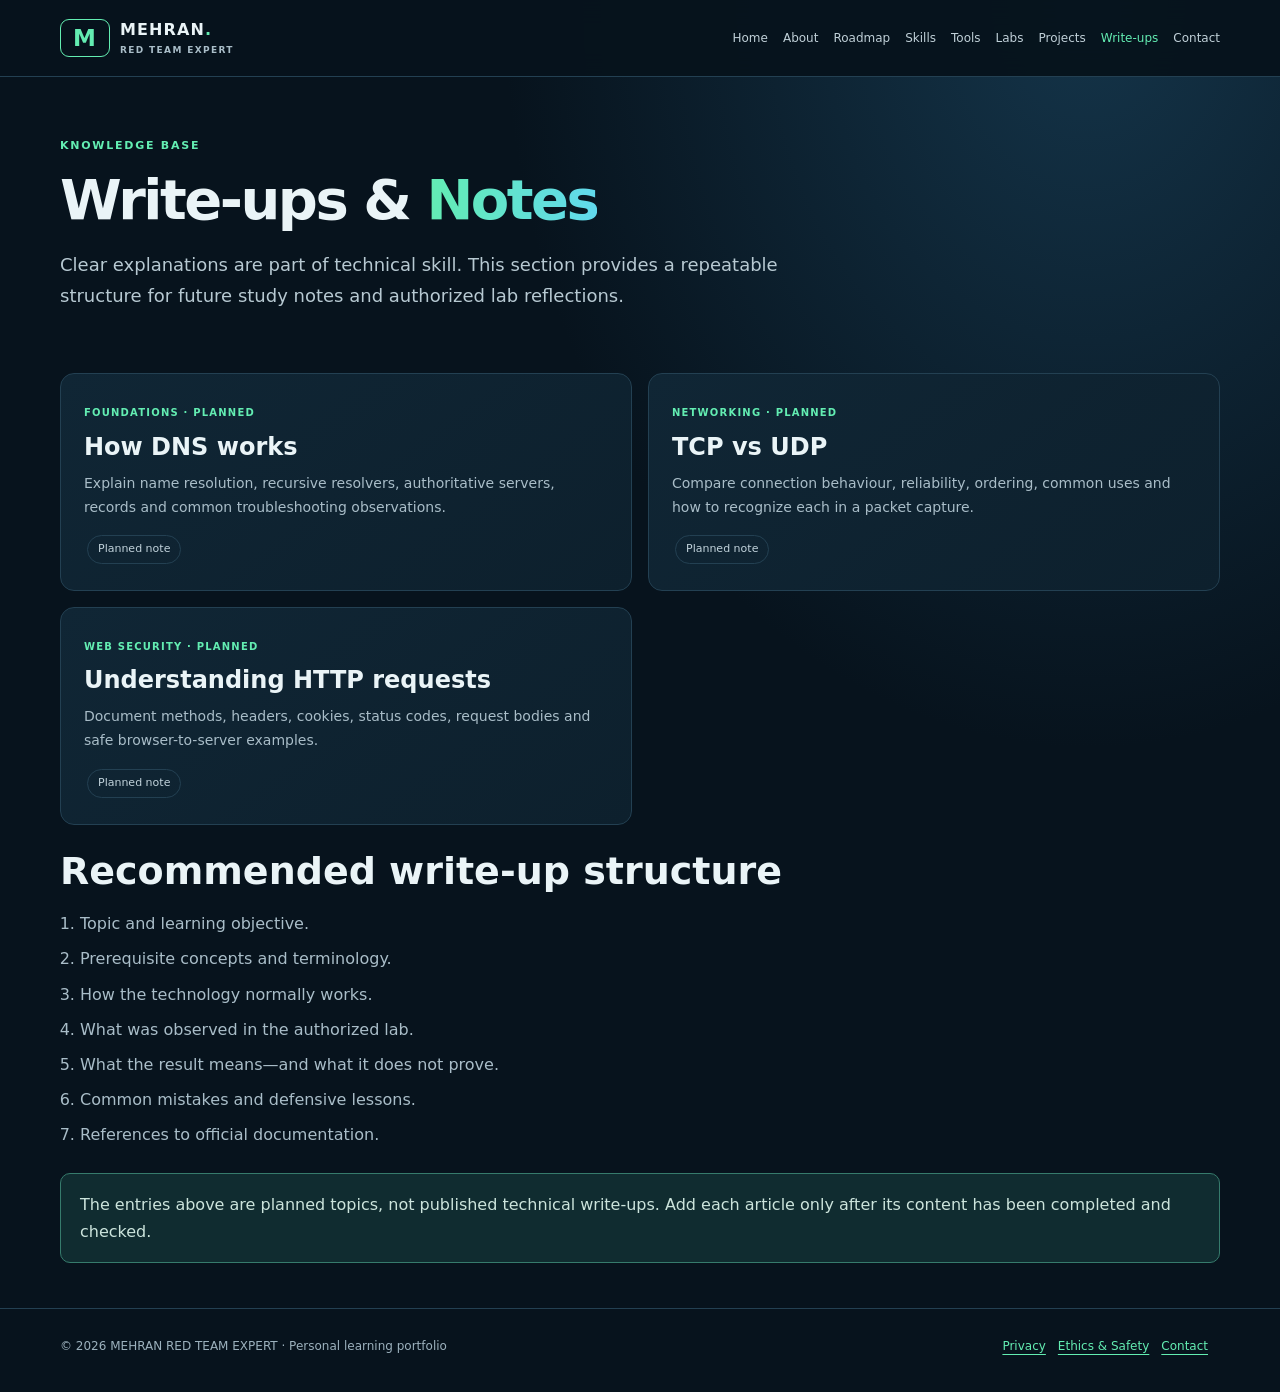
<file: writeups.html>
<!doctype html>
<html lang="en"><head><meta charset="utf-8"><meta name="viewport" content="width=device-width,initial-scale=1">
<meta name="description" content="A structured place for cybersecurity study notes and authorized lab write-ups."><meta name="theme-color" content="#07131d">
<meta property="og:type" content="website"><meta property="og:title" content="Write-ups | MEHRAN RED TEAM EXPERT"><meta property="og:description" content="A structured place for cybersecurity study notes and authorized lab write-ups.">
<title>Write-ups | MEHRAN RED TEAM EXPERT</title><link rel="icon" href="assets/favicon.svg" type="image/svg+xml"><link rel="stylesheet" href="assets/style.css">
</head><body><a class="skip" href="#main">Skip to content</a><div class="topbar"><header><a class="brand" href="index.html"><span class="brand-mark">M</span><span>MEHRAN<span style="color:var(--mint)">.</span><small>RED TEAM EXPERT</small></span></a>
<button id="menu" aria-controls="nav" aria-expanded="false" aria-label="Open navigation">☰</button><nav id="nav" aria-label="Main navigation"><a href="index.html" >Home</a><a href="about.html" >About</a><a href="roadmap.html" >Roadmap</a><a href="skills.html" >Skills</a><a href="tools.html" >Tools</a><a href="labs.html" >Labs</a><a href="projects.html" >Projects</a><a href="writeups.html" aria-current=page>Write-ups</a><a href="contact.html" >Contact</a></nav></header></div>
<main id="main" class="wrap">
<section class="pagehead"><div class="eyebrow">KNOWLEDGE BASE</div><h1>Write-ups & <em>Notes</em></h1><p class="intro">Clear explanations are part of technical skill. This section provides a repeatable structure for future study notes and authorized lab reflections.</p></section>
<div class="grid">
<article class="card"><span class="tag">Foundations · Planned</span><h2>How DNS works</h2><p>Explain name resolution, recursive resolvers, authoritative servers, records and common troubleshooting observations.</p><span class="pill">Planned note</span></article>
<article class="card"><span class="tag">Networking · Planned</span><h2>TCP vs UDP</h2><p>Compare connection behaviour, reliability, ordering, common uses and how to recognize each in a packet capture.</p><span class="pill">Planned note</span></article>
<article class="card"><span class="tag">Web security · Planned</span><h2>Understanding HTTP requests</h2><p>Document methods, headers, cookies, status codes, request bodies and safe browser-to-server examples.</p><span class="pill">Planned note</span></article>
</div>
<h2 class="page-title">Recommended write-up structure</h2><ol class="list"><li>Topic and learning objective.</li><li>Prerequisite concepts and terminology.</li><li>How the technology normally works.</li><li>What was observed in the authorized lab.</li><li>What the result means—and what it does not prove.</li><li>Common mistakes and defensive lessons.</li><li>References to official documentation.</li></ol>
<div class="notice">The entries above are planned topics, not published technical write-ups. Add each article only after its content has been completed and checked.</div>
</main>
<footer class="footer"><div class="wrap footer-inner"><div>© <span data-year></span> MEHRAN RED TEAM EXPERT · Personal learning portfolio</div><div><a href="privacy.html">Privacy</a><a href="safety.html">Ethics & Safety</a><a href="contact.html">Contact</a></div></div></footer>
<script src="assets/config.js"></script><script src="assets/app.js"></script></body></html>
</file>
<file: assets/style.css>
:root{--bg:#07131d;--panel:#0d202d;--panel2:#102635;--line:#234052;--text:#eaf4f7;--muted:#a9bdc8;--mint:#63edb2;--cyan:#61d9ed;--warn:#f4c879;--max:1160px}
*{box-sizing:border-box}html{scroll-behavior:smooth;scroll-padding-top:95px}body{margin:0;background:radial-gradient(ellipse at 85% 0,#143449 0,transparent 38%),var(--bg);color:var(--text);font:16px/1.7 system-ui,-apple-system,Segoe UI,Arial,sans-serif}a{color:var(--mint);text-underline-offset:4px}a:hover{color:var(--cyan)}a:focus-visible,button:focus-visible,input:focus-visible,textarea:focus-visible{outline:3px solid var(--cyan);outline-offset:3px}.skip{position:absolute;left:-9999px;top:8px;background:var(--mint);color:#06151b;padding:10px;z-index:20}.skip:focus{left:10px}.wrap{width:min(var(--max),calc(100% - 40px));margin:auto}.topbar{position:sticky;top:0;z-index:10;background:#07131df5;border-bottom:1px solid var(--line);backdrop-filter:blur(12px)}header{min-height:76px;width:min(var(--max),calc(100% - 40px));margin:auto;display:flex;align-items:center;justify-content:space-between;gap:20px}.brand{display:flex;gap:10px;align-items:center;text-decoration:none;color:var(--text);font-weight:850;letter-spacing:.07em;line-height:1.15;white-space:nowrap}.brand-mark{border:1px solid var(--mint);color:var(--mint);border-radius:9px;padding:5px 12px;font-size:23px}.brand small{display:block;font-size:9px;color:var(--muted);letter-spacing:.15em;margin-top:5px}nav{display:flex;gap:15px;align-items:center;flex-wrap:wrap}nav a{font-size:12px;color:#c0d0d8;text-decoration:none;padding:8px 0}nav a[aria-current=page],nav a:hover{color:var(--mint)}#menu{display:none;background:transparent;color:var(--text);border:1px solid var(--line);border-radius:8px;padding:8px 12px;font-size:18px}.hero{display:grid;grid-template-columns:1.15fr .85fr;gap:42px;align-items:center;padding:82px 0 72px;min-height:520px}.eyebrow,.kicker{color:var(--mint);font-size:11px;font-weight:800;letter-spacing:.16em;text-transform:uppercase}.hero h1,h1{font-size:clamp(39px,6vw,66px);line-height:1.08;letter-spacing:-.045em;margin:14px 0 20px}.hero h1 em,h1 em{font-style:normal;background:linear-gradient(90deg,var(--mint),var(--cyan));color:transparent;background-clip:text}.lead,.intro{font-size:18px;color:#b7c9d2;max-width:760px}.muted,.fine{color:var(--muted)}.fine{font-size:12px}.btn{display:inline-flex;align-items:center;gap:8px;padding:12px 17px;background:var(--mint);color:#07151b;text-decoration:none;border:1px solid var(--mint);border-radius:8px;font-weight:800;font-size:13px;margin:8px 8px 8px 0}.btn:hover{background:var(--cyan);border-color:var(--cyan);color:#07151b}.btn.ghost{background:transparent;color:var(--text);border-color:var(--line)}.terminal,.panel,.card{background:linear-gradient(145deg,var(--panel2),var(--panel));border:1px solid var(--line);border-radius:14px}.terminal{padding:23px;box-shadow:0 22px 70px #0005}.terminal pre{white-space:pre-wrap;font:13px/2 ui-monospace,SFMono-Regular,Consolas,monospace;color:#c9d9df}.terminal .green{color:var(--mint)}.section{padding:30px 0 48px}.section-head{display:flex;align-items:end;justify-content:space-between;gap:20px;margin-bottom:18px}.section h2,.page-title{font-size:clamp(25px,3.4vw,38px);line-height:1.2;margin:8px 0 12px}.grid{display:grid;grid-template-columns:repeat(2,minmax(0,1fr));gap:16px;margin:24px 0}.grid.three{grid-template-columns:repeat(3,minmax(0,1fr))}.card{padding:23px}.card h2,.card h3{margin:7px 0 9px;line-height:1.3}.card p{color:var(--muted);font-size:14px;margin:8px 0 13px}.card .tag{display:inline-block;color:var(--mint);font-size:10px;font-weight:800;letter-spacing:.12em;text-transform:uppercase}.card a{font-weight:750;font-size:13px}.pagehead{padding:60px 0 20px}.pagehead h1{font-size:clamp(38px,5vw,56px)}.steps{border-left:1px solid #426477;margin:30px 0}.step{display:grid;grid-template-columns:48px 1fr;gap:14px;padding:0 0 28px 22px;position:relative}.step:before{content:"";position:absolute;left:-5px;top:8px;width:9px;height:9px;background:var(--mint);border-radius:50%}.step b{color:var(--mint)}.step h2{font-size:20px;margin:0}.step p{color:var(--muted);margin:4px 0}.notice{background:#102c30;border:1px solid #367b6c;padding:17px 19px;border-radius:10px;color:#cce4dc;margin:24px 0}.warning{background:#302719;border-color:#8c6d38;color:#f3e2bd}.table-wrap{overflow-x:auto;border:1px solid var(--line);border-radius:10px}table{width:100%;border-collapse:collapse;min-width:560px}th,td{text-align:left;padding:13px 15px;border-bottom:1px solid var(--line);vertical-align:top}th{color:var(--mint);font-size:12px}td{font-size:13px;color:var(--muted)}input,textarea{width:min(620px,100%);padding:13px;background:#091a27;border:1px solid #345064;border-radius:8px;color:var(--text);font:inherit}label.field{display:block;margin:15px 0 6px;color:var(--text);font-size:13px;font-weight:700}textarea{min-height:130px;resize:vertical}.search{margin:14px 0 20px}.hidden{display:none!important}.empty{color:var(--muted);padding:20px}.meta{font-size:12px;color:var(--muted)}.pill{display:inline-block;border:1px solid var(--line);border-radius:99px;padding:4px 10px;font-size:11px;color:#c2d3dc;margin:3px}.footer{border-top:1px solid var(--line);margin-top:45px;padding:27px 0 36px;color:#9cb1bd;font-size:12px}.footer-inner{display:flex;justify-content:space-between;gap:20px;flex-wrap:wrap}.footer a{margin-right:12px}.backtop{float:right}.list{padding-left:20px;color:var(--muted)}.list li{margin:8px 0}.code{font:13px ui-monospace,monospace;background:#091a27;border:1px solid var(--line);border-radius:6px;padding:2px 6px;color:var(--mint)}.divider{border:0;border-top:1px solid var(--line);margin:25px 0}
@media(max-width:850px){header{min-height:68px}#menu{display:block}nav{display:none;position:absolute;top:67px;left:0;right:0;background:#081925;border-bottom:1px solid var(--line);padding:18px 22px;flex-direction:column;align-items:flex-start;gap:8px}nav.open{display:flex}nav a{font-size:14px;width:100%}.hero{grid-template-columns:1fr;padding:54px 0}.grid.three{grid-template-columns:repeat(2,minmax(0,1fr))}}
@media(max-width:560px){.wrap,header{width:calc(100% - 30px)}.hero{gap:25px}.grid,.grid.three{grid-template-columns:1fr}.card{padding:19px}.pagehead{padding-top:42px}.footer-inner{display:block}.terminal{padding:17px}}
@media(prefers-reduced-motion:reduce){html{scroll-behavior:auto}*,*:before,*:after{animation-duration:.01ms!important;animation-iteration-count:1!important;transition-duration:.01ms!important}}
</file>
